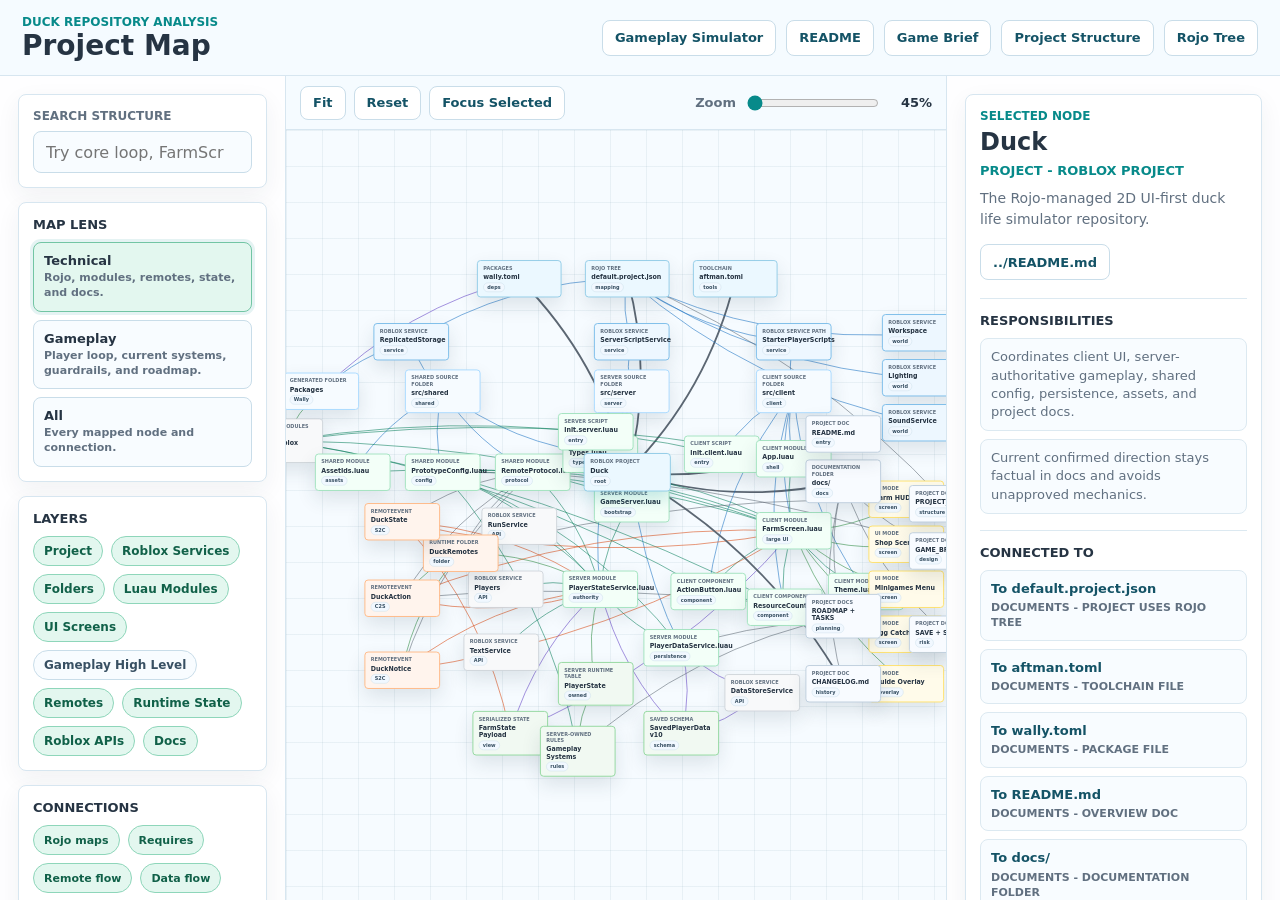
<file: docs/project-map/index.html>
<!doctype html>
<html lang="en">
	<head>
		<meta charset="utf-8">
		<meta name="viewport" content="width=device-width, initial-scale=1">
		<title>Duck Project Map</title>
		<link rel="stylesheet" href="styles.css">
	</head>
	<body>
		<header class="app-header">
			<div>
				<p class="eyebrow">Duck repository analysis</p>
				<h1>Project Map</h1>
			</div>
			<div class="header-actions">
				<a href="gameplay-flow.html">Gameplay Simulator</a>
				<a href="../../README.md">README</a>
				<a href="../GAME_BRIEF.md">Game Brief</a>
				<a href="../PROJECT_STRUCTURE.md">Project Structure</a>
				<a href="../../default.project.json">Rojo Tree</a>
			</div>
		</header>

		<main class="workspace">
			<aside class="left-panel" aria-label="Project map controls">
				<section class="panel-section">
					<label class="search-label" for="searchInput">Search structure</label>
					<input id="searchInput" class="search-input" type="search" placeholder="Try core loop, FarmScreen, DuckAction">
				</section>

				<section class="panel-section">
					<h2>Map Lens</h2>
					<div id="lensButtons" class="lens-grid"></div>
				</section>

				<section class="panel-section">
					<h2>Layers</h2>
					<div id="layerFilters" class="chip-grid"></div>
				</section>

				<section class="panel-section">
					<h2>Connections</h2>
					<div id="edgeFilters" class="chip-grid compact"></div>
				</section>

				<section class="panel-section stats">
					<h2>Snapshot</h2>
					<dl>
						<div>
							<dt>Rojo services</dt>
							<dd>6</dd>
						</div>
						<div>
							<dt>Source modules</dt>
							<dd>13</dd>
						</div>
						<div>
							<dt>Runtime remotes</dt>
							<dd>3</dd>
						</div>
						<div>
							<dt>Save schema</dt>
							<dd>v10</dd>
						</div>
					</dl>
				</section>

				<section class="panel-section note">
					<h2>Source Basis</h2>
					<p>This map is derived from the current Rojo tree, `src` modules, shared protocol/config files, README, game brief, roadmap, and project structure docs.</p>
				</section>
			</aside>

			<section class="map-shell" aria-label="Interactive mind map">
				<div class="map-toolbar">
					<div class="toolbar-group">
						<button id="fitButton" type="button">Fit</button>
						<button id="resetButton" type="button">Reset</button>
						<button id="focusButton" type="button">Focus Selected</button>
					</div>
					<div class="zoom-control">
						<label for="zoomInput">Zoom</label>
						<input id="zoomInput" type="range" min="0.45" max="1.45" step="0.01" value="0.8">
						<span id="zoomValue">80%</span>
					</div>
				</div>

				<div id="mapViewport" class="map-viewport">
					<div id="mapCanvas" class="map-canvas">
						<svg id="connectionSvg" class="connection-svg" aria-hidden="true"></svg>
						<div id="nodeLayer" class="node-layer"></div>
					</div>
				</div>
			</section>

			<aside class="right-panel" aria-label="Selected node details">
				<section id="detailPanel" class="detail-panel">
					<p class="eyebrow">Selected node</p>
					<h2 id="detailTitle">Duck</h2>
					<p id="detailMeta" class="detail-meta">Repository root</p>
					<p id="detailDescription" class="detail-description">Click any node or connection to inspect how it fits into the project.</p>
					<a id="detailFile" class="file-link" href="../../README.md">Open related file</a>

					<div class="detail-block">
						<h3>Responsibilities</h3>
						<ul id="detailResponsibilities"></ul>
					</div>

					<div class="detail-block">
						<h3>Connected To</h3>
						<ul id="detailConnections"></ul>
					</div>
				</section>
			</aside>
		</main>

		<script src="script.js"></script>
	</body>
</html>
</file>
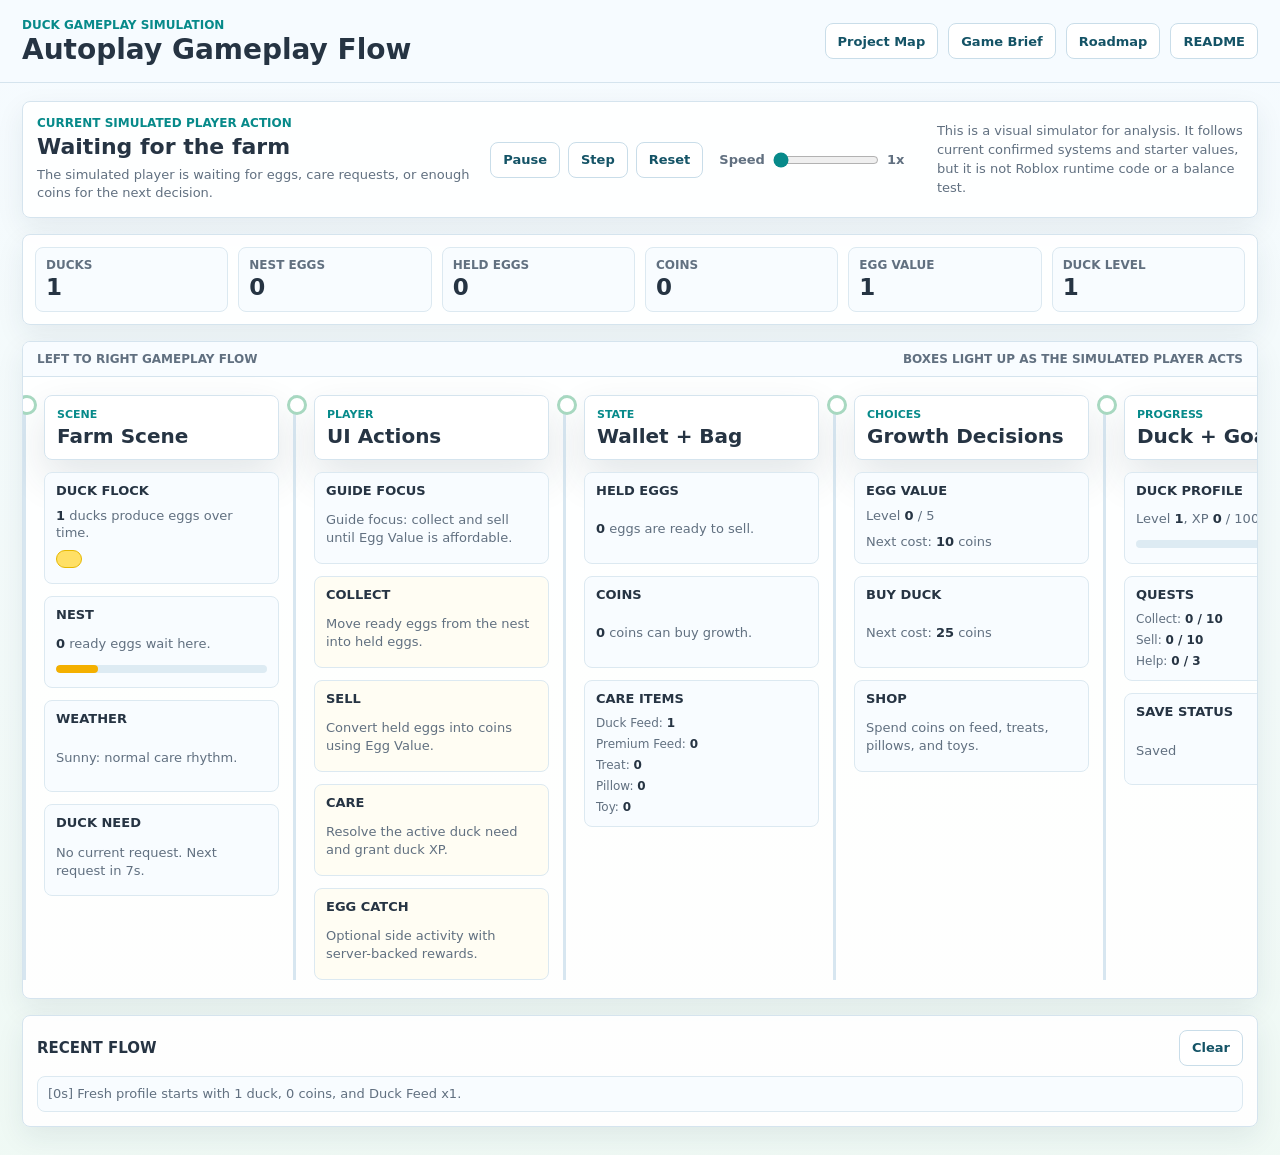
<file: docs/project-map/gameplay-flow.html>
<!doctype html>
<html lang="en">
	<head>
		<meta charset="utf-8">
		<meta name="viewport" content="width=device-width, initial-scale=1">
		<title>Duck Gameplay Simulator</title>
		<link rel="stylesheet" href="gameplay-flow.css">
	</head>
	<body>
		<header class="sim-header">
			<div>
				<p class="eyebrow">Duck gameplay simulation</p>
				<h1>Autoplay Gameplay Flow</h1>
			</div>
			<nav class="header-links" aria-label="Related pages">
				<a href="index.html">Project Map</a>
				<a href="../GAME_BRIEF.md">Game Brief</a>
				<a href="../ROADMAP.md">Roadmap</a>
				<a href="../../README.md">README</a>
			</nav>
		</header>

		<main class="sim-page">
			<section class="control-panel" aria-label="Gameplay simulator controls">
				<div class="run-state">
					<p class="eyebrow">Current simulated player action</p>
					<h2 id="actionTitle">Starting farm</h2>
					<p id="actionDetail">The simulator is about to run the current confirmed duck farm loop.</p>
				</div>
				<div class="button-row">
					<button id="playPauseButton" type="button">Pause</button>
					<button id="stepButton" type="button">Step</button>
					<button id="resetButton" type="button">Reset</button>
				</div>
				<div class="speed-control">
					<label for="speedInput">Speed</label>
					<input id="speedInput" type="range" min="1" max="4" step="1" value="1">
					<span id="speedLabel">1x</span>
				</div>
				<p class="sim-note">
					This is a visual simulator for analysis. It follows current confirmed systems and starter values, but it is not Roblox runtime code or a balance test.
				</p>
			</section>

			<section class="scoreboard" aria-label="Simulated player state">
				<div class="score-card">
					<span>Ducks</span>
					<strong data-value="ducks">1</strong>
				</div>
				<div class="score-card">
					<span>Nest Eggs</span>
					<strong data-value="availableEggs">0</strong>
				</div>
				<div class="score-card">
					<span>Held Eggs</span>
					<strong data-value="heldEggs">0</strong>
				</div>
				<div class="score-card">
					<span>Coins</span>
					<strong data-value="coins">0</strong>
				</div>
				<div class="score-card">
					<span>Egg Value</span>
					<strong data-value="eggValue">1</strong>
				</div>
				<div class="score-card">
					<span>Duck Level</span>
					<strong data-value="duckLevel">1</strong>
				</div>
			</section>

			<section class="sim-shell" aria-label="Left-to-right gameplay simulation">
				<div class="flow-hint">
					<span>Left to right gameplay flow</span>
					<span>Boxes light up as the simulated player acts</span>
				</div>
				<div class="sim-board" id="simBoard">
					<section class="flow-column farm-column" aria-label="Farm scene">
						<header>
							<span class="column-kicker">Scene</span>
							<h2>Farm Scene</h2>
						</header>
						<article id="ducksBox" class="component-card">
							<h3>Duck Flock</h3>
							<p><strong data-value="ducksInline">1</strong> ducks produce eggs over time.</p>
							<div class="duck-row" id="duckRow"></div>
						</article>
						<article id="nestBox" class="component-card">
							<h3>Nest</h3>
							<p><strong data-value="availableEggsInline">0</strong> ready eggs wait here.</p>
							<div class="progress-track">
								<div id="eggProgressBar" class="progress-fill egg-fill"></div>
							</div>
						</article>
						<article id="weatherBox" class="component-card">
							<h3>Weather</h3>
							<p id="weatherText">Sunny: normal care rhythm.</p>
						</article>
						<article id="careRequestBox" class="component-card">
							<h3>Duck Need</h3>
							<p id="careRequestText">No current request.</p>
						</article>
					</section>

					<section class="flow-column action-column" aria-label="Player actions">
						<header>
							<span class="column-kicker">Player</span>
							<h2>UI Actions</h2>
						</header>
						<article id="guideBox" class="component-card">
							<h3>Guide Focus</h3>
							<p id="guideText">Learn Collect, Sell, Shop, Buy Duck, and care.</p>
						</article>
						<article id="collectBox" class="component-card action-card">
							<h3>Collect</h3>
							<p>Move ready eggs from the nest into held eggs.</p>
						</article>
						<article id="sellBox" class="component-card action-card">
							<h3>Sell</h3>
							<p>Convert held eggs into coins using Egg Value.</p>
						</article>
						<article id="careActionBox" class="component-card action-card">
							<h3>Care</h3>
							<p>Resolve the active duck need and grant duck XP.</p>
						</article>
						<article id="eggCatchBox" class="component-card action-card">
							<h3>Egg Catch</h3>
							<p>Optional side activity with server-backed rewards.</p>
						</article>
					</section>

					<section class="flow-column inventory-column" aria-label="Inventory and currency">
						<header>
							<span class="column-kicker">State</span>
							<h2>Wallet + Bag</h2>
						</header>
						<article id="heldEggsBox" class="component-card">
							<h3>Held Eggs</h3>
							<p><strong data-value="heldEggsInline">0</strong> eggs are ready to sell.</p>
						</article>
						<article id="coinsBox" class="component-card">
							<h3>Coins</h3>
							<p><strong data-value="coinsInline">0</strong> coins can buy growth.</p>
						</article>
						<article id="itemsBox" class="component-card">
							<h3>Care Items</h3>
							<ul class="mini-list">
								<li>Duck Feed: <strong data-value="duckFeed">1</strong></li>
								<li>Premium Feed: <strong data-value="premiumFeed">0</strong></li>
								<li>Treat: <strong data-value="duckTreat">0</strong></li>
								<li>Pillow: <strong data-value="pillow">0</strong></li>
								<li>Toy: <strong data-value="toy">0</strong></li>
							</ul>
						</article>
					</section>

					<section class="flow-column growth-column" aria-label="Growth decisions">
						<header>
							<span class="column-kicker">Choices</span>
							<h2>Growth Decisions</h2>
						</header>
						<article id="eggValueBox" class="component-card">
							<h3>Egg Value</h3>
							<p>Level <strong data-value="eggValueLevel">0</strong> / 5</p>
							<p>Next cost: <strong data-value="eggValueCost">10</strong> coins</p>
						</article>
						<article id="buyDuckBox" class="component-card">
							<h3>Buy Duck</h3>
							<p>Next cost: <strong data-value="duckCost">25</strong> coins</p>
						</article>
						<article id="shopBox" class="component-card">
							<h3>Shop</h3>
							<p>Spend coins on feed, treats, pillows, and toys.</p>
						</article>
					</section>

					<section class="flow-column goals-column" aria-label="Duck growth and goals">
						<header>
							<span class="column-kicker">Progress</span>
							<h2>Duck + Goals</h2>
						</header>
						<article id="profileBox" class="component-card">
							<h3>Duck Profile</h3>
							<p>Level <strong data-value="duckLevelInline">1</strong>, XP <strong data-value="duckXp">0</strong> / 100</p>
							<div class="progress-track">
								<div id="xpProgressBar" class="progress-fill xp-fill"></div>
							</div>
						</article>
						<article id="questsBox" class="component-card">
							<h3>Quests</h3>
							<ul class="mini-list">
								<li>Collect: <strong data-value="collectQuest">0 / 10</strong></li>
								<li>Sell: <strong data-value="sellQuest">0 / 10</strong></li>
								<li>Help: <strong data-value="helpQuest">0 / 3</strong></li>
							</ul>
						</article>
						<article id="saveBox" class="component-card">
							<h3>Save Status</h3>
							<p id="saveText">Saved</p>
						</article>
					</section>
				</div>
			</section>

			<section class="event-log" aria-label="Simulation event log">
				<header>
					<h2>Recent Flow</h2>
					<button id="clearLogButton" type="button">Clear</button>
				</header>
				<ol id="eventLog"></ol>
			</section>
		</main>

		<script src="gameplay-flow.js"></script>
	</body>
</html>
</file>
<file: docs/project-map/styles.css>
:root {
	--bg: #f6fbff;
	--panel: #ffffff;
	--panel-soft: #eef9f3;
	--ink: #263443;
	--muted: #617080;
	--line: #cad8e4;
	--line-strong: #52687a;
	--accent: #078a8a;
	--accent-2: #2f9e44;
	--accent-3: #ffd43b;
	--warning: #e8590c;
	--shadow: 0 18px 42px rgba(31, 54, 73, 0.12);
	--radius: 8px;
	--header-height: 76px;
}

* {
	box-sizing: border-box;
}

html,
body {
	height: 100%;
}

body {
	margin: 0;
	background: var(--bg);
	color: var(--ink);
	font-family:
		Inter,
		ui-sans-serif,
		system-ui,
		-apple-system,
		BlinkMacSystemFont,
		"Segoe UI",
		sans-serif;
	overflow: hidden;
}

button,
input {
	font: inherit;
}

.app-header {
	align-items: center;
	background: rgba(246, 251, 255, 0.92);
	border-bottom: 1px solid #d7e6f0;
	display: flex;
	height: var(--header-height);
	justify-content: space-between;
	padding: 0 22px;
	position: relative;
	z-index: 5;
}

.app-header h1 {
	font-size: 28px;
	line-height: 1;
	margin: 3px 0 0;
}

.eyebrow {
	color: var(--accent);
	font-size: 12px;
	font-weight: 800;
	letter-spacing: 0;
	margin: 0;
	text-transform: uppercase;
}

.header-actions {
	display: flex;
	flex-wrap: wrap;
	gap: 10px;
	justify-content: flex-end;
}

.header-actions a,
.file-link,
.map-toolbar button {
	align-items: center;
	background: var(--panel);
	border: 1px solid #c9dde9;
	border-radius: var(--radius);
	color: #145366;
	display: inline-flex;
	font-size: 13px;
	font-weight: 800;
	min-height: 36px;
	padding: 8px 12px;
	text-decoration: none;
}

.header-actions a:hover,
.file-link:hover,
.map-toolbar button:hover {
	border-color: var(--accent);
	color: var(--accent);
}

.workspace {
	display: grid;
	grid-template-columns: 286px minmax(0, 1fr) 334px;
	height: calc(100vh - var(--header-height));
	min-height: 0;
}

.left-panel,
.right-panel {
	background: rgba(255, 255, 255, 0.88);
	border-right: 1px solid #d7e6f0;
	min-height: 0;
	overflow: auto;
	padding: 18px;
}

.right-panel {
	border-left: 1px solid #d7e6f0;
	border-right: 0;
}

.panel-section,
.detail-panel {
	background: var(--panel);
	border: 1px solid #d7e6f0;
	border-radius: var(--radius);
	box-shadow: 0 8px 24px rgba(31, 54, 73, 0.06);
	margin-bottom: 14px;
	padding: 14px;
}

.panel-section h2,
.detail-block h3 {
	font-size: 13px;
	margin: 0 0 10px;
	text-transform: uppercase;
}

.search-label {
	color: var(--muted);
	display: block;
	font-size: 12px;
	font-weight: 800;
	margin-bottom: 8px;
	text-transform: uppercase;
}

.search-input {
	background: #f8fcff;
	border: 1px solid #c9dde9;
	border-radius: var(--radius);
	color: var(--ink);
	min-height: 42px;
	outline: none;
	padding: 10px 12px;
	width: 100%;
}

.search-input:focus {
	border-color: var(--accent);
	box-shadow: 0 0 0 3px rgba(7, 138, 138, 0.13);
}

.chip-grid {
	display: flex;
	flex-wrap: wrap;
	gap: 8px;
}

.lens-grid {
	display: grid;
	gap: 8px;
}

.lens-button {
	background: #f8fcff;
	border: 1px solid #c9dde9;
	border-radius: var(--radius);
	color: var(--ink);
	cursor: pointer;
	display: grid;
	gap: 3px;
	padding: 10px;
	text-align: left;
	width: 100%;
}

.lens-button span {
	font-size: 13px;
	font-weight: 900;
}

.lens-button small {
	color: var(--muted);
	font-size: 11px;
	font-weight: 700;
	line-height: 1.35;
}

.lens-button.active {
	background: #e3f7ef;
	border-color: #72c5a4;
	box-shadow: 0 0 0 3px rgba(7, 138, 138, 0.1);
}

.chip {
	background: #f8fcff;
	border: 1px solid #c9dde9;
	border-radius: 999px;
	color: #385063;
	cursor: pointer;
	font-size: 12px;
	font-weight: 800;
	min-height: 30px;
	padding: 6px 10px;
}

.chip.active {
	background: #e3f7ef;
	border-color: #8ed6ba;
	color: #116149;
}

.chip.compact,
.compact .chip {
	font-size: 11px;
}

.stats dl {
	display: grid;
	gap: 8px;
	margin: 0;
}

.stats div {
	align-items: center;
	background: #f8fcff;
	border: 1px solid #dce9f1;
	border-radius: var(--radius);
	display: flex;
	justify-content: space-between;
	padding: 8px 10px;
}

.stats dt {
	color: var(--muted);
	font-size: 12px;
	font-weight: 700;
}

.stats dd {
	color: var(--ink);
	font-size: 16px;
	font-weight: 900;
	margin: 0;
}

.note p {
	color: var(--muted);
	font-size: 13px;
	line-height: 1.5;
	margin: 0;
}

.map-shell {
	display: grid;
	grid-template-rows: 54px minmax(0, 1fr);
	min-width: 0;
}

.map-toolbar {
	align-items: center;
	background: rgba(246, 251, 255, 0.9);
	border-bottom: 1px solid #d7e6f0;
	display: flex;
	gap: 14px;
	justify-content: space-between;
	padding: 9px 14px;
}

.toolbar-group {
	display: flex;
	gap: 8px;
}

.map-toolbar button {
	cursor: pointer;
	min-height: 34px;
}

.zoom-control {
	align-items: center;
	color: var(--muted);
	display: flex;
	font-size: 13px;
	font-weight: 800;
	gap: 9px;
}

.zoom-control input {
	accent-color: var(--accent);
	width: 132px;
}

.zoom-control span {
	color: var(--ink);
	min-width: 42px;
	text-align: right;
}

.map-viewport {
	cursor: grab;
	min-height: 0;
	overflow: hidden;
	position: relative;
}

.map-viewport.dragging {
	cursor: grabbing;
}

.map-viewport::before {
	background-image:
		linear-gradient(rgba(145, 171, 190, 0.14) 1px, transparent 1px),
		linear-gradient(90deg, rgba(145, 171, 190, 0.14) 1px, transparent 1px);
	background-size: 36px 36px;
	content: "";
	inset: 0;
	pointer-events: none;
	position: absolute;
}

.map-canvas {
	height: 2140px;
	position: absolute;
	transform-origin: 0 0;
	width: 1780px;
}

.connection-svg,
.node-layer {
	inset: 0;
	position: absolute;
}

.connection-svg {
	height: 2140px;
	overflow: visible;
	width: 1780px;
}

.connection-line {
	fill: none;
	opacity: 0.62;
	stroke: var(--line-strong);
	stroke-linecap: round;
	stroke-width: 2;
	transition:
		opacity 140ms ease,
		stroke-width 140ms ease,
		stroke 140ms ease;
}

.connection-line.requires {
	stroke: #087f5b;
}

.connection-line.maps {
	stroke: #1971c2;
}

.connection-line.remote {
	stroke: #d9480f;
}

.connection-line.data {
	stroke: #5f3dc4;
}

.connection-line.runtime {
	stroke: #2b8a3e;
}

.connection-line.loop {
	stroke: #0b7285;
}

.connection-line.supports {
	stroke: #2f9e44;
}

.connection-line.planned {
	stroke: #c17d00;
	stroke-dasharray: 8 8;
}

.connection-line.documents {
	stroke: #5c6773;
}

.connection-hit {
	fill: none;
	opacity: 0;
	pointer-events: stroke;
	stroke: #000;
	stroke-linecap: round;
	stroke-width: 14;
}

.connection-line.dimmed {
	opacity: 0.1;
}

.connection-line.highlighted {
	opacity: 1;
	stroke-width: 4;
}

.map-node {
	background: var(--panel);
	border: 2px solid #c9dde9;
	border-radius: var(--radius);
	box-shadow: var(--shadow);
	color: var(--ink);
	cursor: pointer;
	display: grid;
	gap: 4px;
	left: 0;
	min-height: 64px;
	padding: 10px 12px;
	position: absolute;
	text-align: left;
	top: 0;
	transform: translate(-50%, -50%);
	transition:
		border-color 140ms ease,
		box-shadow 140ms ease,
		opacity 140ms ease,
		transform 140ms ease;
	width: 168px;
	z-index: 2;
}

.map-node:hover,
.map-node.selected {
	border-color: var(--accent);
	box-shadow: 0 16px 34px rgba(7, 138, 138, 0.2);
	transform: translate(-50%, -50%) scale(1.03);
	z-index: 4;
}

.map-node.connected {
	border-color: #74c69d;
}

.map-node.dimmed {
	opacity: 0.24;
}

.map-node.hidden {
	display: none;
}

.node-label {
	font-size: 14px;
	font-weight: 900;
	line-height: 1.16;
}

.node-meta {
	color: var(--muted);
	font-size: 11px;
	font-weight: 800;
	line-height: 1.25;
	text-transform: uppercase;
}

.node-badge {
	align-self: start;
	background: #f1f8ff;
	border: 1px solid #c9dde9;
	border-radius: 999px;
	color: #385063;
	display: inline-flex;
	font-size: 11px;
	font-weight: 900;
	justify-self: start;
	padding: 3px 8px;
}

.map-node.project {
	background: #ebf8ff;
	border-color: #8ecae6;
	width: 188px;
}

.map-node.service {
	background: #edf7ff;
	border-color: #74b9e8;
}

.map-node.folder {
	background: #f6fbff;
	border-color: #a5d8ff;
}

.map-node.module {
	background: #f3fff8;
	border-color: #9de1bb;
}

.map-node.runtime {
	background: #f1f9f2;
	border-color: #8ed69a;
}

.map-node.remote {
	background: #fff4ed;
	border-color: #ffb680;
}

.map-node.ui {
	background: #fffbea;
	border-color: #ffe066;
}

.map-node.gameplay {
	background: #ecfbf5;
	border-color: #63c99f;
	width: 188px;
}

.map-node.external {
	background: #f8f9fa;
	border-color: #ced4da;
}

.map-node.docs {
	background: #f8fbff;
	border-color: #bcccdc;
}

.detail-panel {
	margin: 0;
	min-height: calc(100% - 2px);
}

.detail-panel h2 {
	font-size: 24px;
	line-height: 1.1;
	margin: 6px 0 8px;
}

.detail-meta {
	color: var(--accent);
	font-size: 13px;
	font-weight: 900;
	margin: 0 0 10px;
	text-transform: uppercase;
}

.detail-description {
	color: var(--muted);
	font-size: 14px;
	line-height: 1.5;
	margin: 0 0 14px;
}

.file-link {
	margin-bottom: 18px;
	max-width: 100%;
	overflow: hidden;
	text-overflow: ellipsis;
	white-space: nowrap;
}

.detail-block {
	border-top: 1px solid #dce9f1;
	padding-top: 14px;
}

.detail-block ul {
	display: grid;
	gap: 8px;
	list-style: none;
	margin: 0 0 16px;
	padding: 0;
}

.detail-block li {
	background: #f8fcff;
	border: 1px solid #dce9f1;
	border-radius: var(--radius);
	color: var(--muted);
	font-size: 13px;
	line-height: 1.4;
	padding: 9px 10px;
}

.connection-button {
	background: transparent;
	border: 0;
	color: #145366;
	cursor: pointer;
	display: block;
	font-weight: 800;
	padding: 0;
	text-align: left;
	width: 100%;
}

.connection-button small {
	color: var(--muted);
	display: block;
	font-size: 11px;
	font-weight: 800;
	margin-top: 2px;
	text-transform: uppercase;
}

@media (max-width: 1180px) {
	body {
		overflow: auto;
	}

	.workspace {
		grid-template-columns: 240px minmax(0, 1fr);
		height: auto;
		min-height: calc(100vh - var(--header-height));
	}

	.right-panel {
		border-left: 0;
		border-top: 1px solid #d7e6f0;
		grid-column: 1 / -1;
	}

	.map-shell {
		min-height: 720px;
	}
}

@media (max-width: 760px) {
	:root {
		--header-height: auto;
	}

	.app-header {
		align-items: flex-start;
		display: grid;
		gap: 12px;
		height: auto;
		padding: 16px;
	}

	.header-actions {
		justify-content: flex-start;
	}

	.workspace {
		display: block;
	}

	.left-panel,
	.right-panel {
		border: 0;
		padding: 12px;
	}

	.map-shell {
		min-height: 640px;
	}

	.map-toolbar {
		align-items: flex-start;
		display: grid;
	}
}
</file>
<file: docs/project-map/gameplay-flow.css>
:root {
	--bg: #f6fbff;
	--panel: #ffffff;
	--panel-soft: #f0fbf5;
	--ink: #263443;
	--muted: #617080;
	--line: #d5e4ee;
	--accent: #078a8a;
	--accent-soft: #e0f7f4;
	--green: #2f9e44;
	--green-soft: #e3f7ef;
	--gold: #f4b000;
	--gold-soft: #fff4d6;
	--orange: #e8590c;
	--orange-soft: #fff0e6;
	--purple: #6f42c1;
	--purple-soft: #f1ebff;
	--shadow: 0 18px 42px rgba(31, 54, 73, 0.12);
	--radius: 8px;
}

* {
	box-sizing: border-box;
}

html,
body {
	min-height: 100%;
}

body {
	background:
		linear-gradient(180deg, rgba(246, 251, 255, 0.96), rgba(239, 249, 244, 0.96)),
		#f6fbff;
	color: var(--ink);
	font-family:
		Inter,
		ui-sans-serif,
		system-ui,
		-apple-system,
		BlinkMacSystemFont,
		"Segoe UI",
		sans-serif;
	margin: 0;
}

button,
input {
	font: inherit;
}

.sim-header {
	align-items: center;
	background: rgba(246, 251, 255, 0.95);
	border-bottom: 1px solid var(--line);
	display: flex;
	gap: 16px;
	justify-content: space-between;
	padding: 18px 22px;
	position: sticky;
	top: 0;
	z-index: 20;
}

.sim-header h1 {
	font-size: 28px;
	line-height: 1.05;
	margin: 3px 0 0;
}

.eyebrow {
	color: var(--accent);
	font-size: 12px;
	font-weight: 900;
	letter-spacing: 0;
	margin: 0;
	text-transform: uppercase;
}

.header-links {
	display: flex;
	flex-wrap: wrap;
	gap: 10px;
	justify-content: flex-end;
}

.header-links a,
.button-row button,
.event-log button {
	align-items: center;
	background: var(--panel);
	border: 1px solid #c9dde9;
	border-radius: var(--radius);
	color: #145366;
	cursor: pointer;
	display: inline-flex;
	font-size: 13px;
	font-weight: 850;
	min-height: 36px;
	padding: 8px 12px;
	text-decoration: none;
}

.header-links a:hover,
.button-row button:hover,
.event-log button:hover {
	border-color: var(--accent);
	color: var(--accent);
}

.sim-page {
	display: grid;
	gap: 16px;
	padding: 18px 22px 28px;
}

.control-panel,
.scoreboard,
.sim-shell,
.event-log {
	background: rgba(255, 255, 255, 0.92);
	border: 1px solid var(--line);
	border-radius: var(--radius);
	box-shadow: 0 10px 28px rgba(31, 54, 73, 0.08);
}

.control-panel {
	align-items: center;
	display: grid;
	gap: 16px;
	grid-template-columns: minmax(320px, 1fr) auto minmax(170px, auto) minmax(260px, 0.7fr);
	padding: 14px;
}

.run-state h2 {
	font-size: 22px;
	line-height: 1.1;
	margin: 5px 0 6px;
}

.run-state p:last-child,
.sim-note {
	color: var(--muted);
	font-size: 13px;
	line-height: 1.45;
	margin: 0;
}

.button-row {
	display: flex;
	flex-wrap: wrap;
	gap: 8px;
}

.speed-control {
	align-items: center;
	color: var(--muted);
	display: grid;
	gap: 6px;
	grid-template-columns: auto 110px 34px;
	font-size: 13px;
	font-weight: 850;
}

.speed-control input {
	accent-color: var(--accent);
}

.scoreboard {
	display: grid;
	gap: 10px;
	grid-template-columns: repeat(6, minmax(120px, 1fr));
	padding: 12px;
}

.score-card {
	background: #f8fcff;
	border: 1px solid #dce9f1;
	border-radius: var(--radius);
	display: grid;
	gap: 3px;
	padding: 10px;
}

.score-card span {
	color: var(--muted);
	font-size: 12px;
	font-weight: 850;
	text-transform: uppercase;
}

.score-card strong {
	font-size: 23px;
	line-height: 1.1;
}

.sim-shell {
	overflow: hidden;
}

.flow-hint {
	align-items: center;
	background: #f8fcff;
	border-bottom: 1px solid var(--line);
	color: var(--muted);
	display: flex;
	font-size: 12px;
	font-weight: 850;
	justify-content: space-between;
	padding: 10px 14px;
	text-transform: uppercase;
}

.sim-board {
	display: grid;
	grid-auto-columns: minmax(270px, 310px);
	grid-auto-flow: column;
	overflow-x: auto;
	padding: 18px;
	scroll-snap-type: x proximity;
}

.flow-column {
	align-content: start;
	border-left: 3px solid #d7e6f0;
	display: grid;
	gap: 12px;
	padding: 0 14px 0 18px;
	position: relative;
	scroll-snap-align: start;
}

.flow-column::before {
	background: var(--panel);
	border: 3px solid #a7d8c0;
	border-radius: 999px;
	content: "";
	height: 14px;
	left: -9px;
	position: absolute;
	top: 0;
	width: 14px;
}

.flow-column header {
	background: var(--panel);
	border: 1px solid var(--line);
	border-radius: var(--radius);
	box-shadow: var(--shadow);
	display: grid;
	gap: 4px;
	padding: 12px;
}

.flow-column h2 {
	font-size: 20px;
	line-height: 1.1;
	margin: 0;
}

.column-kicker {
	color: var(--accent);
	font-size: 11px;
	font-weight: 900;
	text-transform: uppercase;
}

.component-card {
	background: #f8fcff;
	border: 1px solid #dce9f1;
	border-radius: var(--radius);
	display: grid;
	gap: 8px;
	min-height: 92px;
	padding: 11px;
	position: relative;
	transition:
		background-color 160ms ease,
		border-color 160ms ease,
		box-shadow 160ms ease,
		transform 160ms ease;
}

.component-card.active {
	background: var(--accent-soft);
	border-color: #69c8bd;
	box-shadow: 0 12px 28px rgba(7, 138, 138, 0.16);
	transform: translateY(-2px);
}

.component-card.warn {
	background: var(--gold-soft);
	border-color: #f3c14d;
}

.component-card h3 {
	font-size: 13px;
	line-height: 1.15;
	margin: 0;
	text-transform: uppercase;
}

.component-card p {
	color: var(--muted);
	font-size: 13px;
	line-height: 1.38;
	margin: 0;
}

.component-card strong {
	color: var(--ink);
}

.action-card {
	background: #fffdf3;
}

.mini-list {
	display: grid;
	gap: 5px;
	list-style: none;
	margin: 0;
	padding: 0;
}

.mini-list li {
	color: var(--muted);
	font-size: 12px;
	line-height: 1.35;
}

.progress-track {
	background: #ddebf3;
	border-radius: 999px;
	height: 8px;
	overflow: hidden;
}

.progress-fill {
	border-radius: inherit;
	height: 100%;
	transition: width 220ms ease;
	width: 0;
}

.egg-fill {
	background: var(--gold);
}

.xp-fill {
	background: var(--purple);
}

.duck-row {
	display: flex;
	flex-wrap: wrap;
	gap: 6px;
	min-height: 22px;
}

.duck-chip {
	background: #ffe066;
	border: 1px solid #e6b800;
	border-radius: 999px;
	height: 18px;
	width: 26px;
}

.flow-token {
	align-items: center;
	border-radius: 999px;
	box-shadow: 0 10px 24px rgba(31, 54, 73, 0.18);
	color: var(--ink);
	display: inline-flex;
	font-size: 11px;
	font-weight: 900;
	height: 30px;
	justify-content: center;
	left: 0;
	min-width: 34px;
	padding: 0 8px;
	pointer-events: none;
	position: fixed;
	top: 0;
	z-index: 100;
}

.flow-token.egg {
	background: #fff7e5;
	border: 1px solid #f4c76b;
}

.flow-token.coin {
	background: #ffe066;
	border: 1px solid #d6a900;
}

.flow-token.item {
	background: #e3f7ef;
	border: 1px solid #7fc9a7;
}

.flow-token.xp {
	background: #f1ebff;
	border: 1px solid #b197fc;
}

.flow-token.duck {
	background: #ffec34;
	border: 1px solid #d6b800;
}

.event-log {
	display: grid;
	gap: 10px;
	padding: 14px;
}

.event-log header {
	align-items: center;
	display: flex;
	justify-content: space-between;
}

.event-log h2 {
	font-size: 15px;
	margin: 0;
	text-transform: uppercase;
}

.event-log ol {
	display: grid;
	gap: 7px;
	list-style: none;
	margin: 0;
	max-height: 190px;
	overflow: auto;
	padding: 0;
}

.event-log li {
	background: #f8fcff;
	border: 1px solid #dce9f1;
	border-radius: var(--radius);
	color: var(--muted);
	font-size: 13px;
	line-height: 1.4;
	padding: 8px 10px;
}

@media (max-width: 1180px) {
	.control-panel {
		grid-template-columns: 1fr;
	}

	.scoreboard {
		grid-template-columns: repeat(3, minmax(120px, 1fr));
	}
}

@media (max-width: 760px) {
	.sim-header {
		align-items: flex-start;
		display: grid;
		padding: 16px;
	}

	.header-links {
		justify-content: flex-start;
	}

	.sim-page {
		padding: 12px;
	}

	.scoreboard {
		grid-template-columns: repeat(2, minmax(120px, 1fr));
	}

	.flow-hint {
		align-items: flex-start;
		display: grid;
		gap: 4px;
	}

	.sim-board {
		grid-auto-columns: minmax(260px, 86vw);
		padding: 14px 12px 18px;
	}
}
</file>
